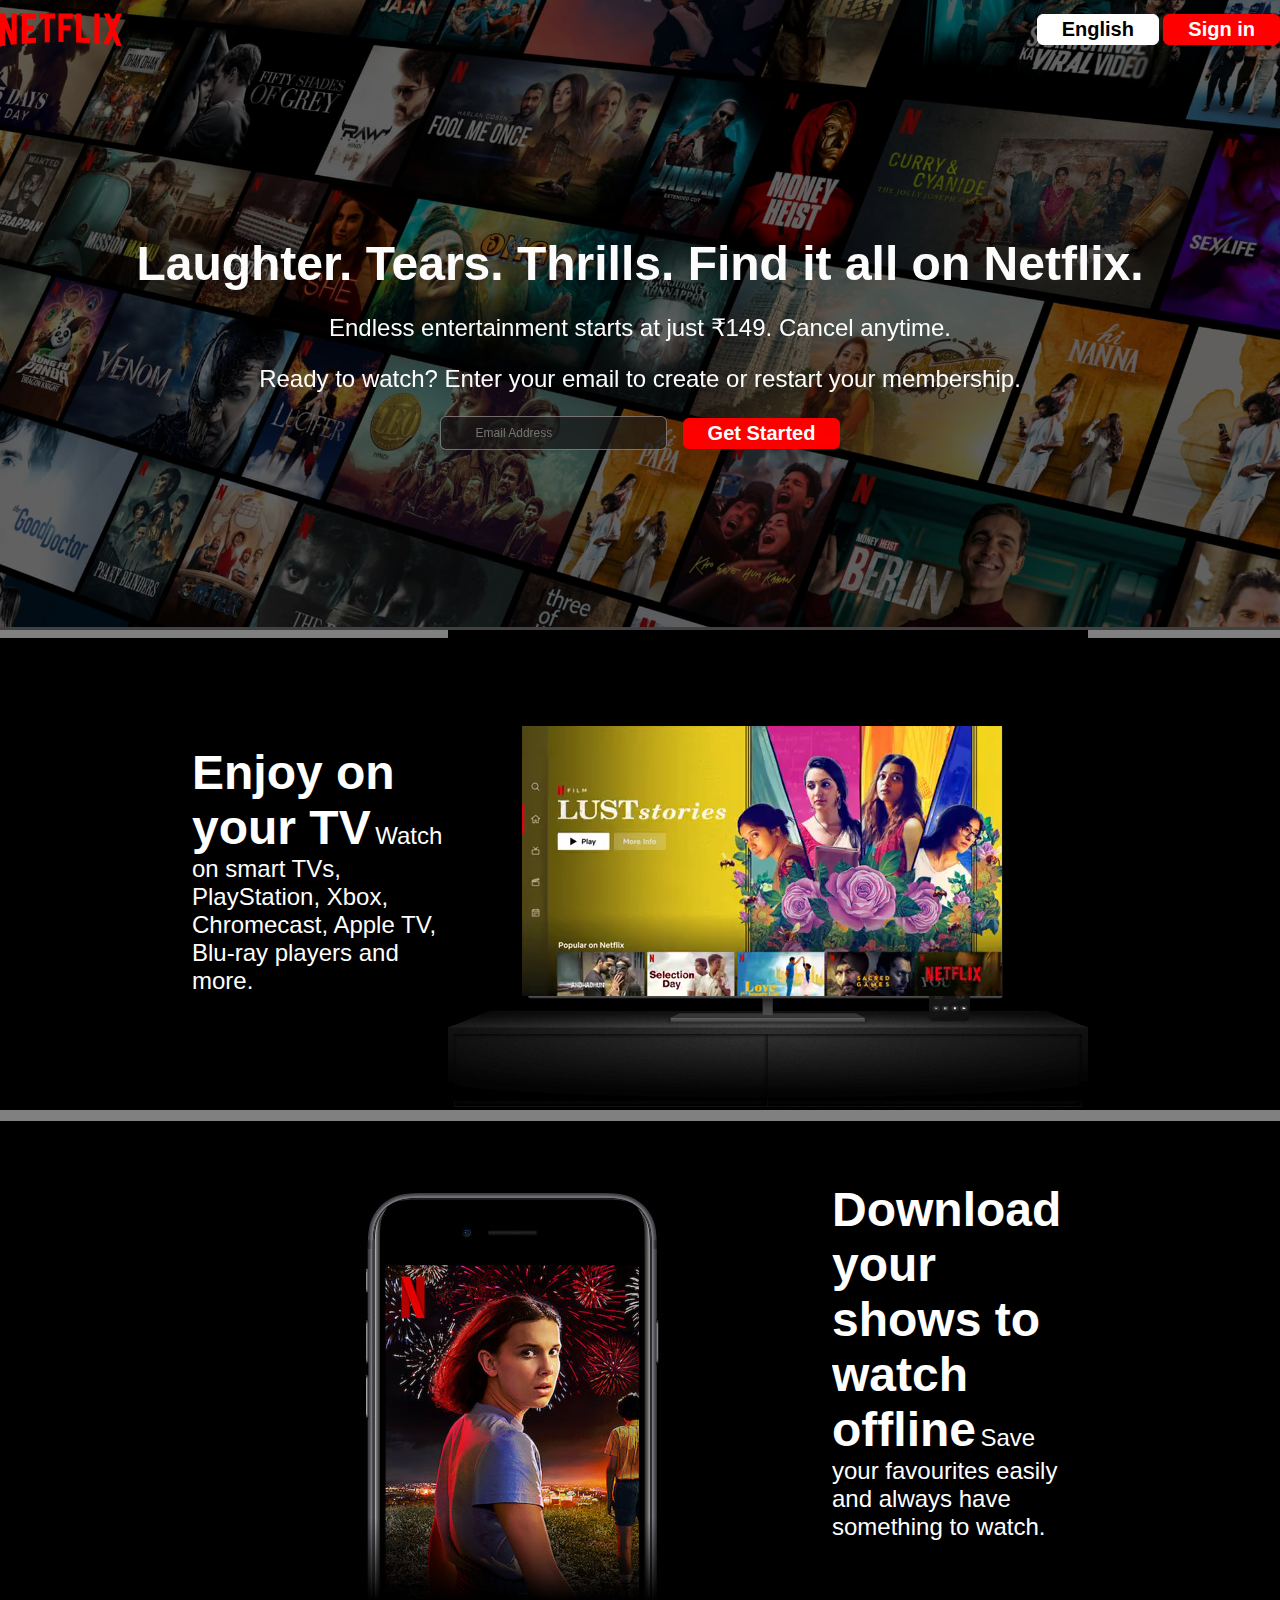
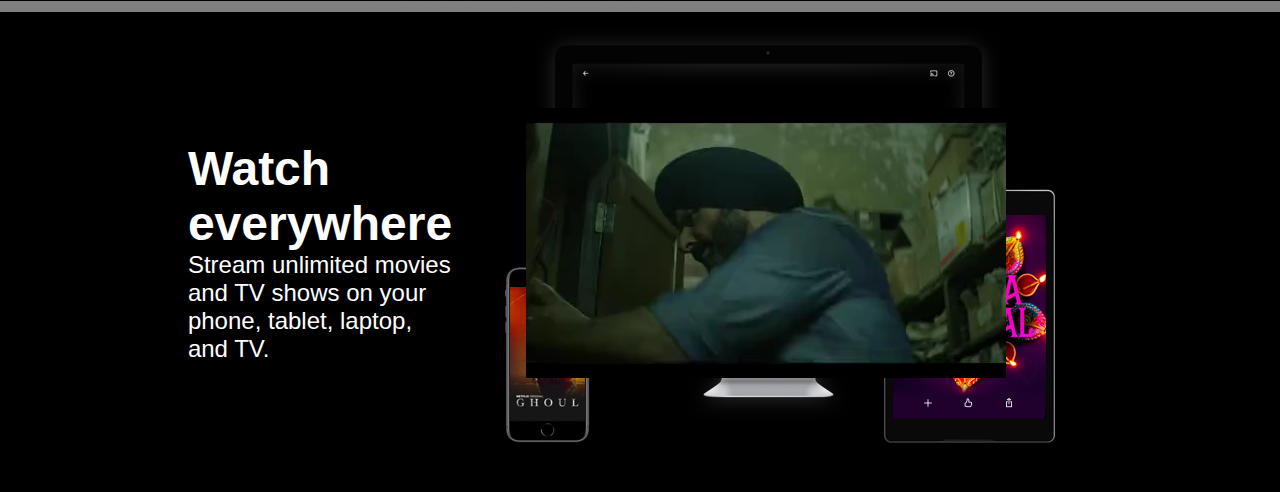
<file: index.html>
<html lang="en">

<head>
    <meta charset="UTF-8">
    <meta name="viewport" content="width=device-width, initial-scale=1.0">
    <title>Document</title>
    <link rel="stylesheet" href="style.css">
</head>

<body>
    <div class="main">
        <nav style=>
            <span> <img width="143px" height="200px" src="images/logo.svg" alt=""></span>
            <div>
                <button class="redbtnn">English</button>
                <button class="redbtn">Sign in</button>
            </div>


        </nav>
        <div class="box">
        </div>
        <div class="hero">
            <span>Laughter. Tears. Thrills. Find it all on Netflix.</span>

            <span class="ery"> Endless entertainment starts at just ₹149. Cancel anytime.</span>

            <span class="wsd"> Ready to watch? Enter your email to create or restart your membership.</span>
            <div class="buttu">
                
                <input class="hello" type="text" placeholder="Email Address">
                <button class="redbtn">Get Started</button>
            </div>
        </div>

        <div class="sep"></div>
    </div>
       <section class="first">
        
        <div>
                                      <span class="one">Enjoy on your TV</span>   
            <span class="two"> Watch on smart TVs, PlayStation, Xbox, Chromecast, Apple TV, Blu-ray players and more.</span>
        </div>
        <div class="secimg">
            <img src="images/tv.png" alt="">
            <video src="videos/video-tv-in-0819.m4v" autoplay loop muted></video>
        </div>
       </section>

<!--  -->
<div class="sep"></div>

<section class="first">
    <div class="secimg">
        <img src="images/mobile-0819.jpg" alt="">
        
    </div>
    

    <div>
        <span class="one">Download your shows to watch offline</span>   
        <span class="two"> Save your favourites easily and always have something to watch.</span>
    </div>
   </section>

   <div class="sep"></div>
   
   <section class="first">
        
    <div>
                                  <span class="one">Watch everywhere</span>   
        <span class="two"> Stream unlimited movies and TV shows on your phone, tablet, laptop, and TV.</span>
    </div>
    <div class="secimg">
        <img src="images/device-pile-in.png" alt="">
        <video src="videos/video-devices-in.m4v" autoplay loop muted></video>
    </div>
   </section>

</body>

</html>
</file>
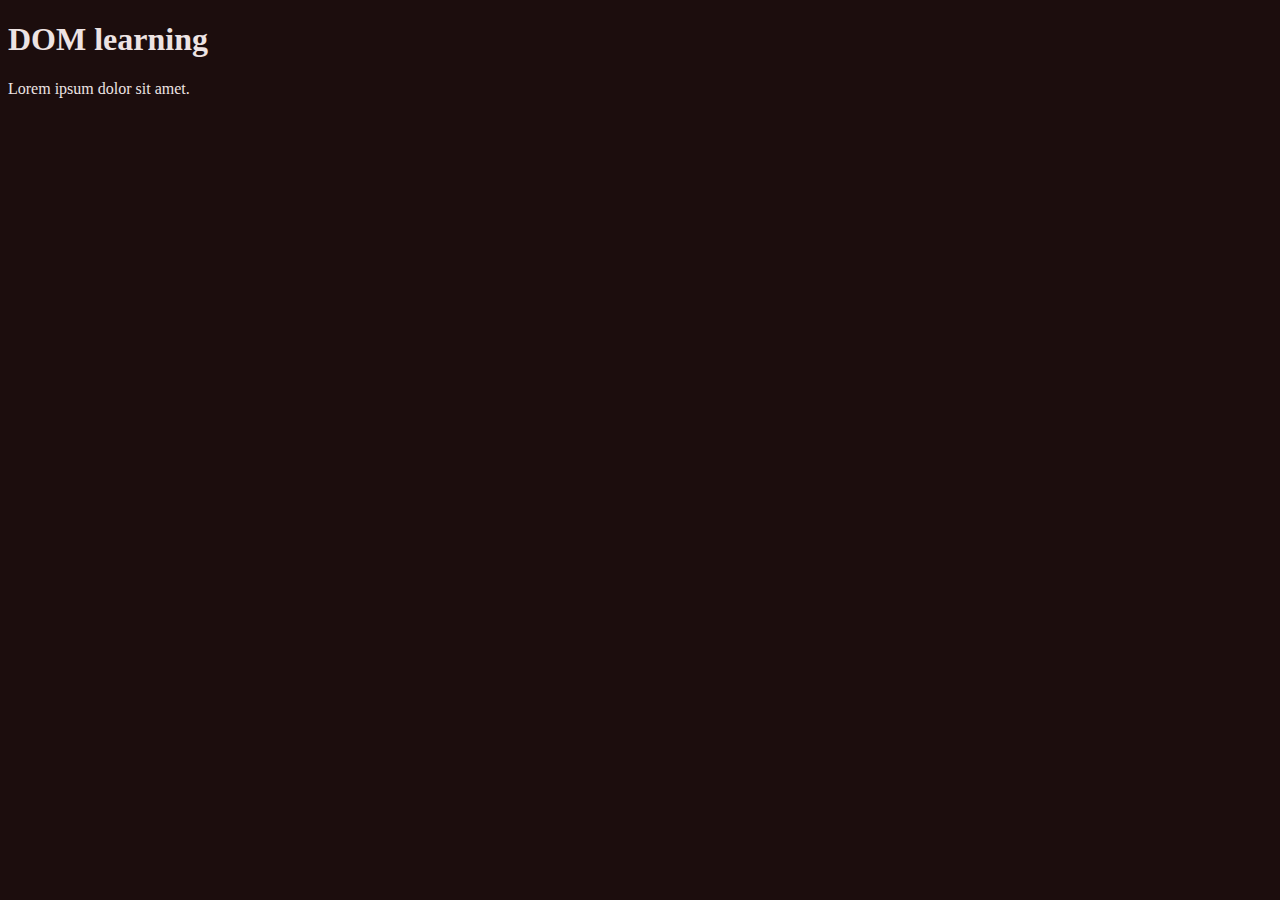
<file: DOM.html>
<!DOCTYPE html>
<html lang="en">
<head>
    <meta charset="UTF-8">
    <meta name="viewport" content="width=device-width, initial-scale=1.0">
    <title>Document Object Model</title>
    <style>
        .container{
            background-color: rgb(28, 13, 13);
            color: rgb(237, 227, 227);
        }
    </style>
</head>
<body class="container">
    <div >
        <h1 id="title" class="heading">DOM learning  </h1>
        <p>Lorem ipsum dolor sit amet.</p>
    </div>
</body>

</html>
</file>
<file: style.css>
*{
    margin: 0;
    padding: 0;
    font-family: sans-serif;
}
body{
    background-color: black;
}
.main{
    background-image:url(images/IN-en-20240108-popsignuptwoweeks-perspective_alpha_website_large.jpg); 
    background-repeat: no-repeat;
    background-position: center;
    height: 70vh;
    position: relative;
    background-size:  max(1000px,100vw);
    /* top: 0; */

}
.main .box{
    height: 70vh;
    width: 100%;
    opacity: 0.49;
    background-color: black;
    position: absolute;
    top: 0;
}
nav{
    display: flex;
    /* justify-content: center; */
     align-items:center; 
     max-width: 166vh;
     justify-content: space-between;
     margin: auto;
     height: 59px;
}
nav img{
    color: red;          
    width: 122px;
    position: relative;
    z-index: 10;
}
nav button{
    position: relative;
    z-index: 10; 
}
 .hero{
    height: calc(100% - 122px);
  display: flex;
  align-items: center;
  justify-content: center;
  flex-direction: column;
  color: white;
  font-family:sans-serif;
  opacity: 0.99;
  gap: 23px;
  padding: 30px;
  text-align: center;
  

}
 .hero> :first-child{
    font-weight: 900;
    font-size: 48px;
    text-align: center;

}
.hero .ery{
    font-weight: 400;
    font-size: 24px;
    text-align: center;
}
.hero .wsd{

    font-weight: 400;
    font-size: 24px;
    text-align: center;
}
.sep{
    height: 11px;
    background-color: grey;

}
.redbtnn{
    padding: 3px 8px;
    font-weight: bold;
    background-color:white;
    color: black;
    padding: 3px 24px;
    font-size: 20px;
    border-radius: 6px;
    border: 1px solid white;
}
.redbtn {
    background-color: rgb(255, 0, 0);
    color: white;
    font-weight: bold;
    padding: 3px 24px;
    font-size: 20px;
    border-radius: 6px;
    border: 1px solid red;

}
.hello{
    
    padding: 9px 35px;
    font-size: 12px;
    border-radius: 6px;
    background-color: rgba(23, 23, 23, 0.7);
    color: blanchedalmond;
    border: 1px solid rgba(209, 197, 197, 0.5);
}
.buttu{
display: flex;
align-items: center;
justify-content: center;
gap: 16px;
}
.first{
    display: flex;
    justify-content: center;
    max-width: 70vw;
    margin: auto;
 color: white;
 align-items: center;
 justify-content: center;
}
.secimg image{
    width: 30vw;
    position: relative;
    z-index: 10;
}
.secimg{
    position: relative;
    z-index: 10;
}
.secimg video{
    position: absolute;
    top: 96px;
    right: 86px;
}
.one{
    font-size: 48px;
font-weight:bolder ;
color: white;
}
.two{
    font-size: 24px;
    font-size: bolder;
    color: white;
}
</file>
